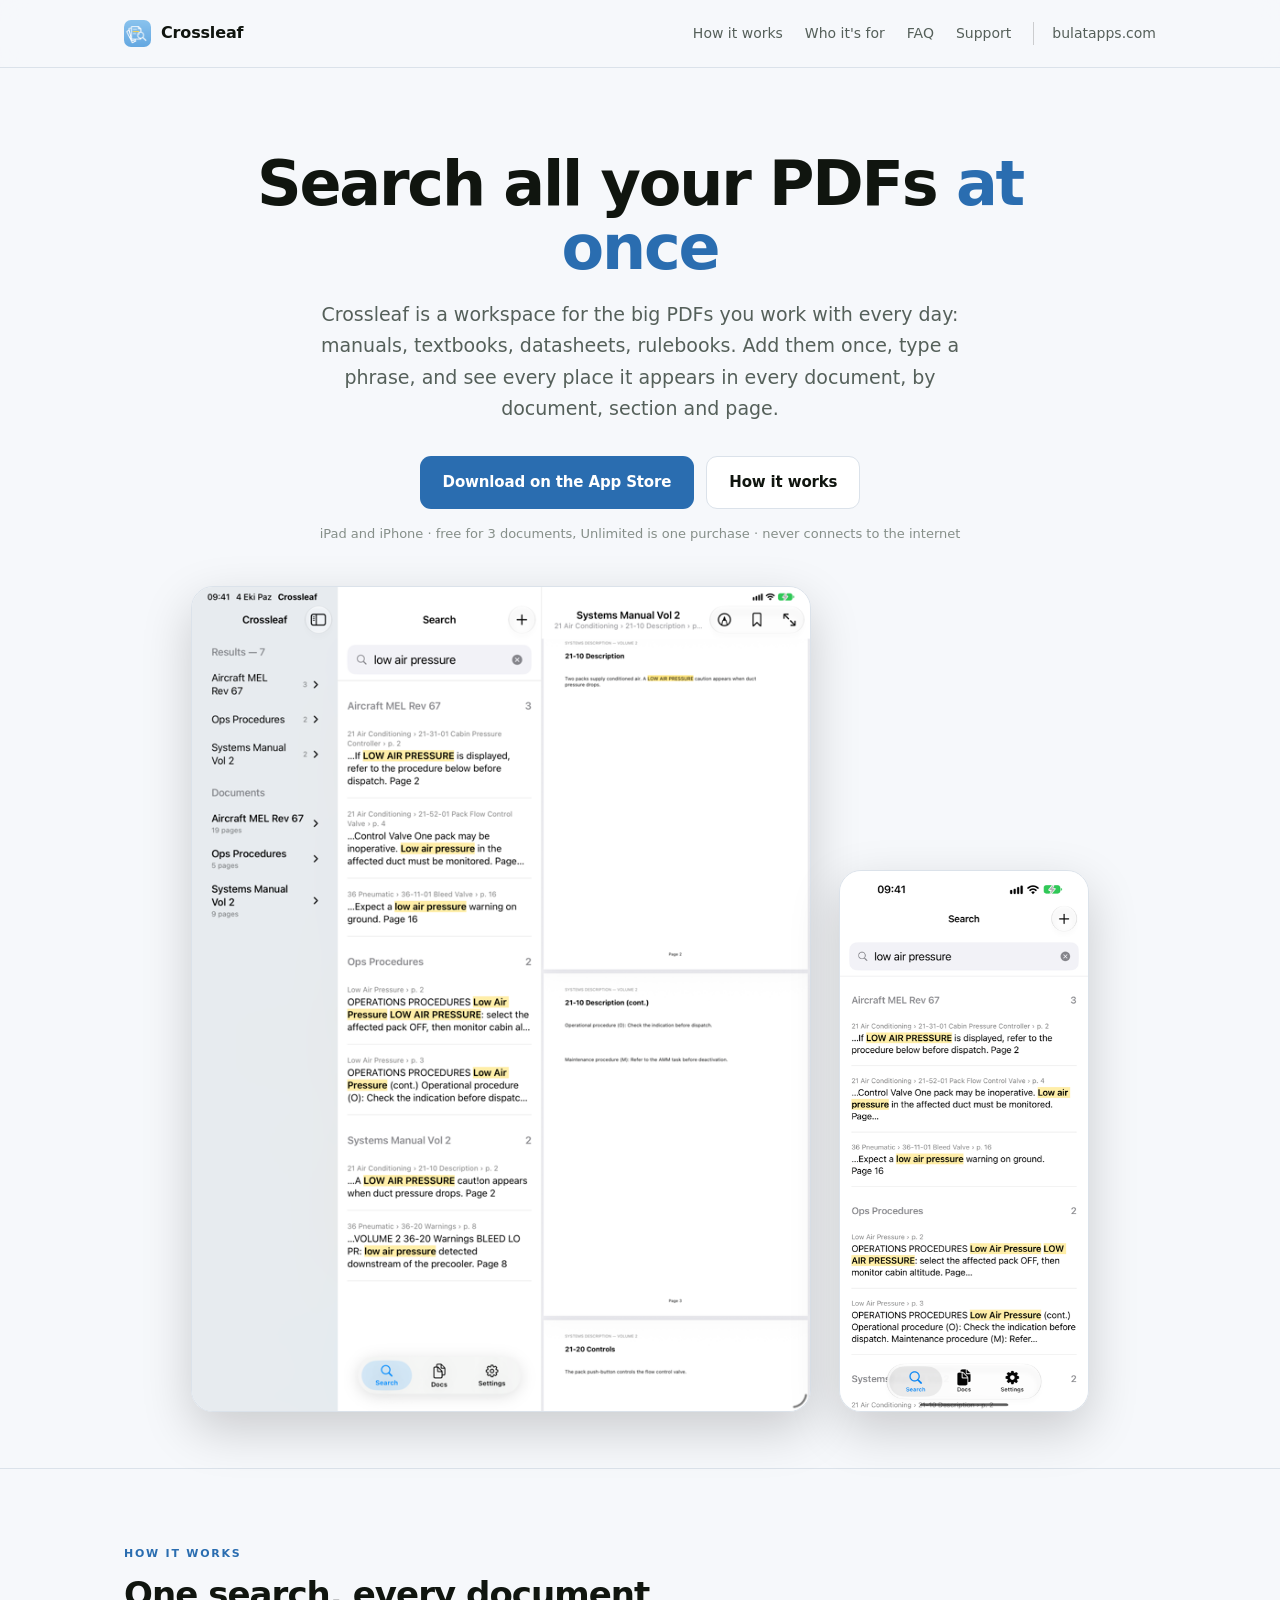
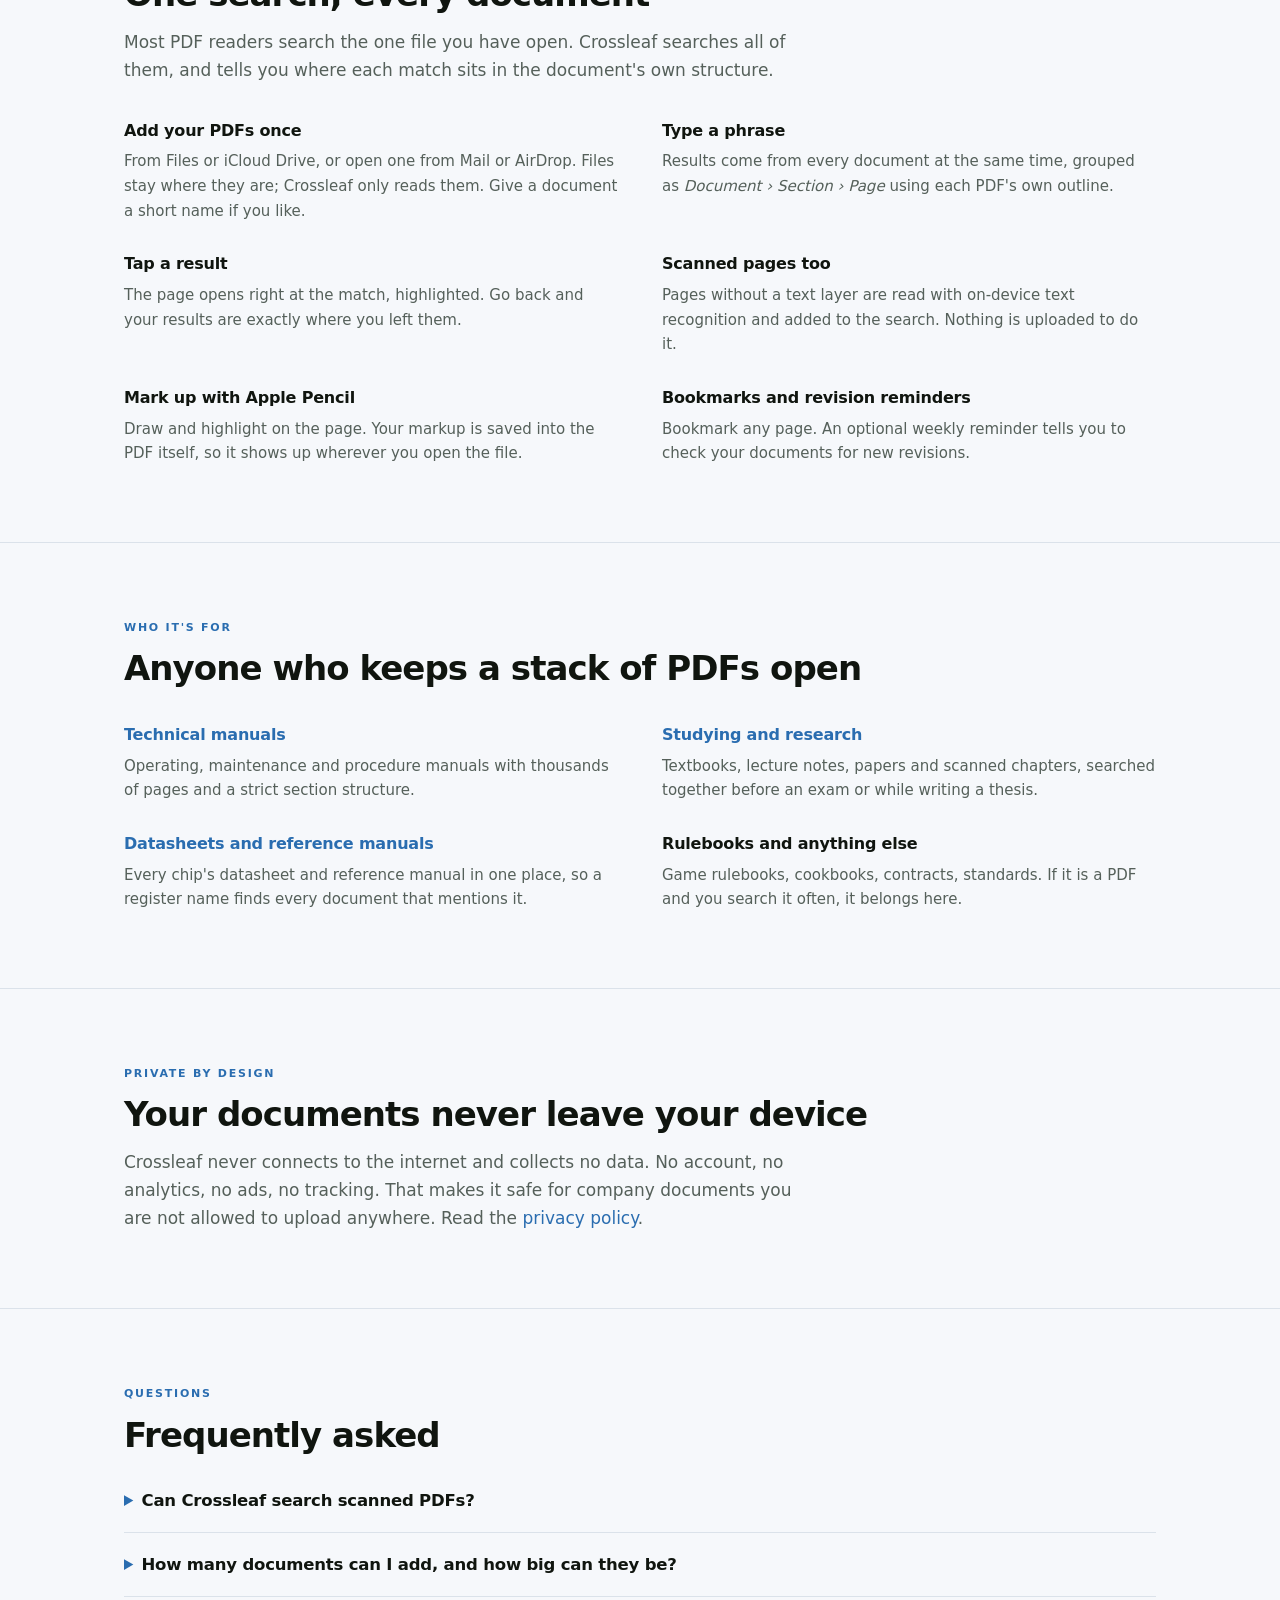
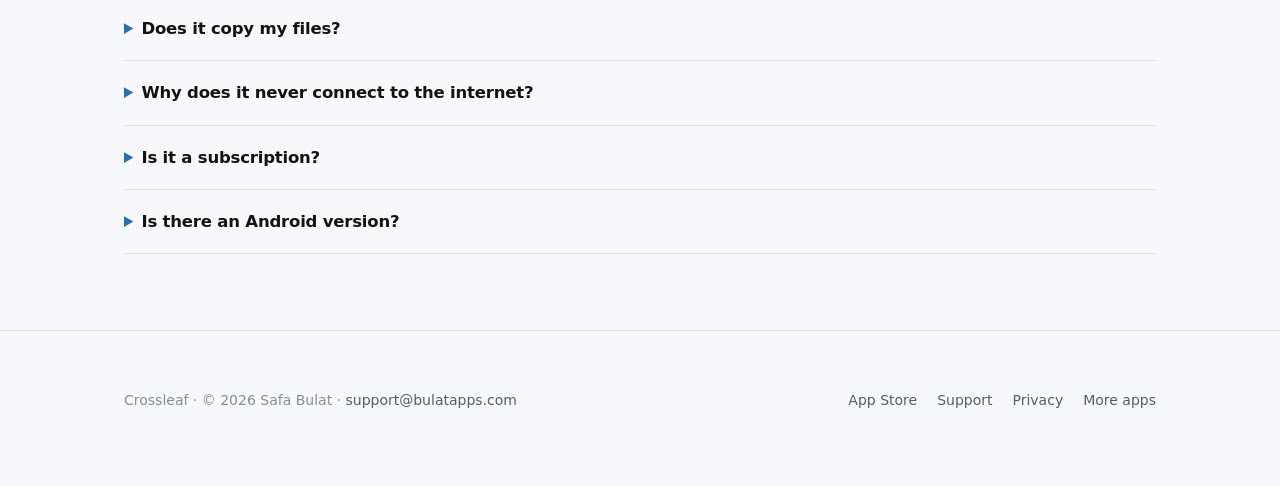
<file: index.html>
<!doctype html>
<html lang="en">
<head>
<meta charset="utf-8">
<meta name="viewport" content="width=device-width, initial-scale=1">
<meta name="darkreader-lock">
<title>Crossleaf — search all your PDFs at once, offline</title>
<meta name="description" content="Search every PDF manual, textbook and datasheet at once on iPad and iPhone. Results by document, section and page. Reads scanned pages too. Fully offline.">
<link rel="canonical" href="https://crossleaf.bulatapps.com/">
<meta name="apple-itunes-app" content="app-id=6819022919">
<meta property="og:type" content="website">
<meta property="og:url" content="https://crossleaf.bulatapps.com/">
<meta property="og:title" content="Crossleaf — search all your PDFs at once">
<meta property="og:description" content="One search across every PDF you work with. Results by document, section and page. Scanned pages too. Never connects to the internet.">
<meta property="og:image" content="https://crossleaf.bulatapps.com/img/og.png">
<meta property="og:image:width" content="1200">
<meta property="og:image:height" content="630">
<meta name="twitter:card" content="summary_large_image">
<link rel="icon" href="img/appicon.png">
<link rel="apple-touch-icon" href="img/appicon.png">
<link rel="stylesheet" href="style.css">
<script type="application/ld+json">
{
  "@context": "https://schema.org",
  "@type": "SoftwareApplication",
  "name": "Crossleaf",
  "applicationCategory": "BusinessApplication",
  "operatingSystem": "iOS 17, iPadOS 17",
  "description": "A workspace for large PDF documents on iPad and iPhone. Searches every document at once and shows each match by document, section and page. Reads scanned pages with on-device text recognition. Never connects to the internet.",
  "url": "https://crossleaf.bulatapps.com/",
  "downloadUrl": "https://apps.apple.com/app/id6819022919?pt=129311175&mt=8",
  "image": "https://crossleaf.bulatapps.com/img/og.png",
  "offers": [{ "@type": "Offer", "price": "0", "priceCurrency": "USD", "description": "Free for up to 3 documents" },
             { "@type": "Offer", "price": "9.99", "priceCurrency": "USD", "description": "Crossleaf Unlimited, one-time in-app purchase" }],
  "author": { "@type": "Person", "name": "Safa Bulat", "url": "https://bulatapps.com/" }
}
</script>
</head>
<body>

<header>
  <div class="wrap">
    <a class="wordmark" href="./"><img src="img/appicon.png" alt="">Crossleaf</a>
    <nav>
      <a href="#how">How it works</a>
      <a href="#for">Who it's for</a>
      <a href="#faq">FAQ</a>
      <a href="support.html">Support</a>
      <a class="hub" href="https://bulatapps.com/">bulatapps.com</a>
    </nav>
  </div>
</header>

<main>
<div class="wrap hero">
  <h1>Search all your PDFs <em>at once</em></h1>
  <p class="lede">
    Crossleaf is a workspace for the big PDFs you work with every day: manuals, textbooks, datasheets, rulebooks.
    Add them once, type a phrase, and see every place it appears in every document, by document, section and page.
  </p>
  <div class="cta">
    <a class="btn btn-primary" href="https://apps.apple.com/app/id6819022919?ct=site-hero&pt=129311175&mt=8">Download on the App Store</a>
    <a class="btn btn-ghost" href="#how">How it works</a>
  </div>
  <p class="cta-note">iPad and iPhone · free for 3 documents, Unlimited is one purchase · never connects to the internet</p>
</div>

<div class="wrap devices">
  <img class="ipad" src="img/ipad.png" width="675" height="900" alt="Crossleaf on iPad: documents and result tree on the left, search results in the middle, the matching page highlighted on the right.">
  <img class="iphone" src="img/iphone.png" width="414" height="900" alt="Crossleaf on iPhone: a search for low air pressure with results grouped by document and section.">
</div>

<section id="how">
  <div class="wrap">
    <p class="eyebrow">How it works</p>
    <h2>One search, every document</h2>
    <p>Most PDF readers search the one file you have open. Crossleaf searches all of them, and tells you where each match sits in the document's own structure.</p>
    <ul class="points">
      <li><h3>Add your PDFs once</h3><p>From Files or iCloud Drive, or open one from Mail or AirDrop. Files stay where they are; Crossleaf only reads them. Give a document a short name if you like.</p></li>
      <li><h3>Type a phrase</h3><p>Results come from every document at the same time, grouped as <em>Document › Section › Page</em> using each PDF's own outline.</p></li>
      <li><h3>Tap a result</h3><p>The page opens right at the match, highlighted. Go back and your results are exactly where you left them.</p></li>
      <li><h3>Scanned pages too</h3><p>Pages without a text layer are read with on-device text recognition and added to the search. Nothing is uploaded to do it.</p></li>
      <li><h3>Mark up with Apple Pencil</h3><p>Draw and highlight on the page. Your markup is saved into the PDF itself, so it shows up wherever you open the file.</p></li>
      <li><h3>Bookmarks and revision reminders</h3><p>Bookmark any page. An optional weekly reminder tells you to check your documents for new revisions.</p></li>
    </ul>
  </div>
</section>

<section id="for">
  <div class="wrap">
    <p class="eyebrow">Who it's for</p>
    <h2>Anyone who keeps a stack of PDFs open</h2>
    <ul class="points">
      <li><h3><a href="manuals.html">Technical manuals</a></h3><p>Operating, maintenance and procedure manuals with thousands of pages and a strict section structure.</p></li>
      <li><h3><a href="study.html">Studying and research</a></h3><p>Textbooks, lecture notes, papers and scanned chapters, searched together before an exam or while writing a thesis.</p></li>
      <li><h3><a href="engineering.html">Datasheets and reference manuals</a></h3><p>Every chip's datasheet and reference manual in one place, so a register name finds every document that mentions it.</p></li>
      <li><h3>Rulebooks and anything else</h3><p>Game rulebooks, cookbooks, contracts, standards. If it is a PDF and you search it often, it belongs here.</p></li>
    </ul>
  </div>
</section>

<section id="private">
  <div class="wrap">
    <p class="eyebrow">Private by design</p>
    <h2>Your documents never leave your device</h2>
    <p>Crossleaf never connects to the internet and collects no data. No account, no analytics, no ads, no tracking. That makes it safe for company documents you are not allowed to upload anywhere. Read the <a href="privacy.html">privacy policy</a>.</p>
  </div>
</section>

<section id="faq">
  <div class="wrap">
    <p class="eyebrow">Questions</p>
    <h2>Frequently asked</h2>
    <details><summary>Can Crossleaf search scanned PDFs?</summary>
      <p>Yes. Pages without a text layer are read with Apple's on-device text recognition after you add the document, then searched like any other page. Long scans take a while the first time; you can search the rest while it works.</p></details>
    <details><summary>How many documents can I add, and how big can they be?</summary>
      <p>There is no set limit. Crossleaf is built for manuals with thousands of pages; the index is stored on your device and searches return in a fraction of a second.</p></details>
    <details><summary>Does it copy my files?</summary>
      <p>No. PDFs you add from Files or iCloud Drive stay where they are. If a file changes there, for example a new revision, Crossleaf notices and indexes it again. Removing a document from Crossleaf never deletes your file.</p></details>
    <details><summary>Why does it never connect to the internet?</summary>
      <p>Because the documents people search most are often the ones they are not allowed to share: company manuals, contracts, unpublished work. An app that makes no network requests at all cannot leak them.</p></details>
    <details><summary>Is it a subscription?</summary>
      <p>No. Crossleaf is free for up to 3 documents. Crossleaf Unlimited removes the limit with a single purchase, and it is yours for good, including future updates. If you bought Crossleaf before version 1.2, Unlimited is already included.</p></details>
    <details><summary>Is there an Android version?</summary>
      <p>It is in testing and will be on Google Play soon, with the same features.</p></details>
  </div>
</section>
</main>

<footer>
  <div class="wrap">
    <p>Crossleaf · © 2026 Safa Bulat · <a href="mailto:support@bulatapps.com">support@bulatapps.com</a></p>
    <nav>
      <a href="https://apps.apple.com/app/id6819022919?ct=site-footer&pt=129311175&mt=8">App Store</a>
      <a href="support.html">Support</a>
      <a href="privacy.html">Privacy</a>
      <a href="https://bulatapps.com/">More apps</a>
    </nav>
  </div>
</footer>

</body>
</html>
</file>
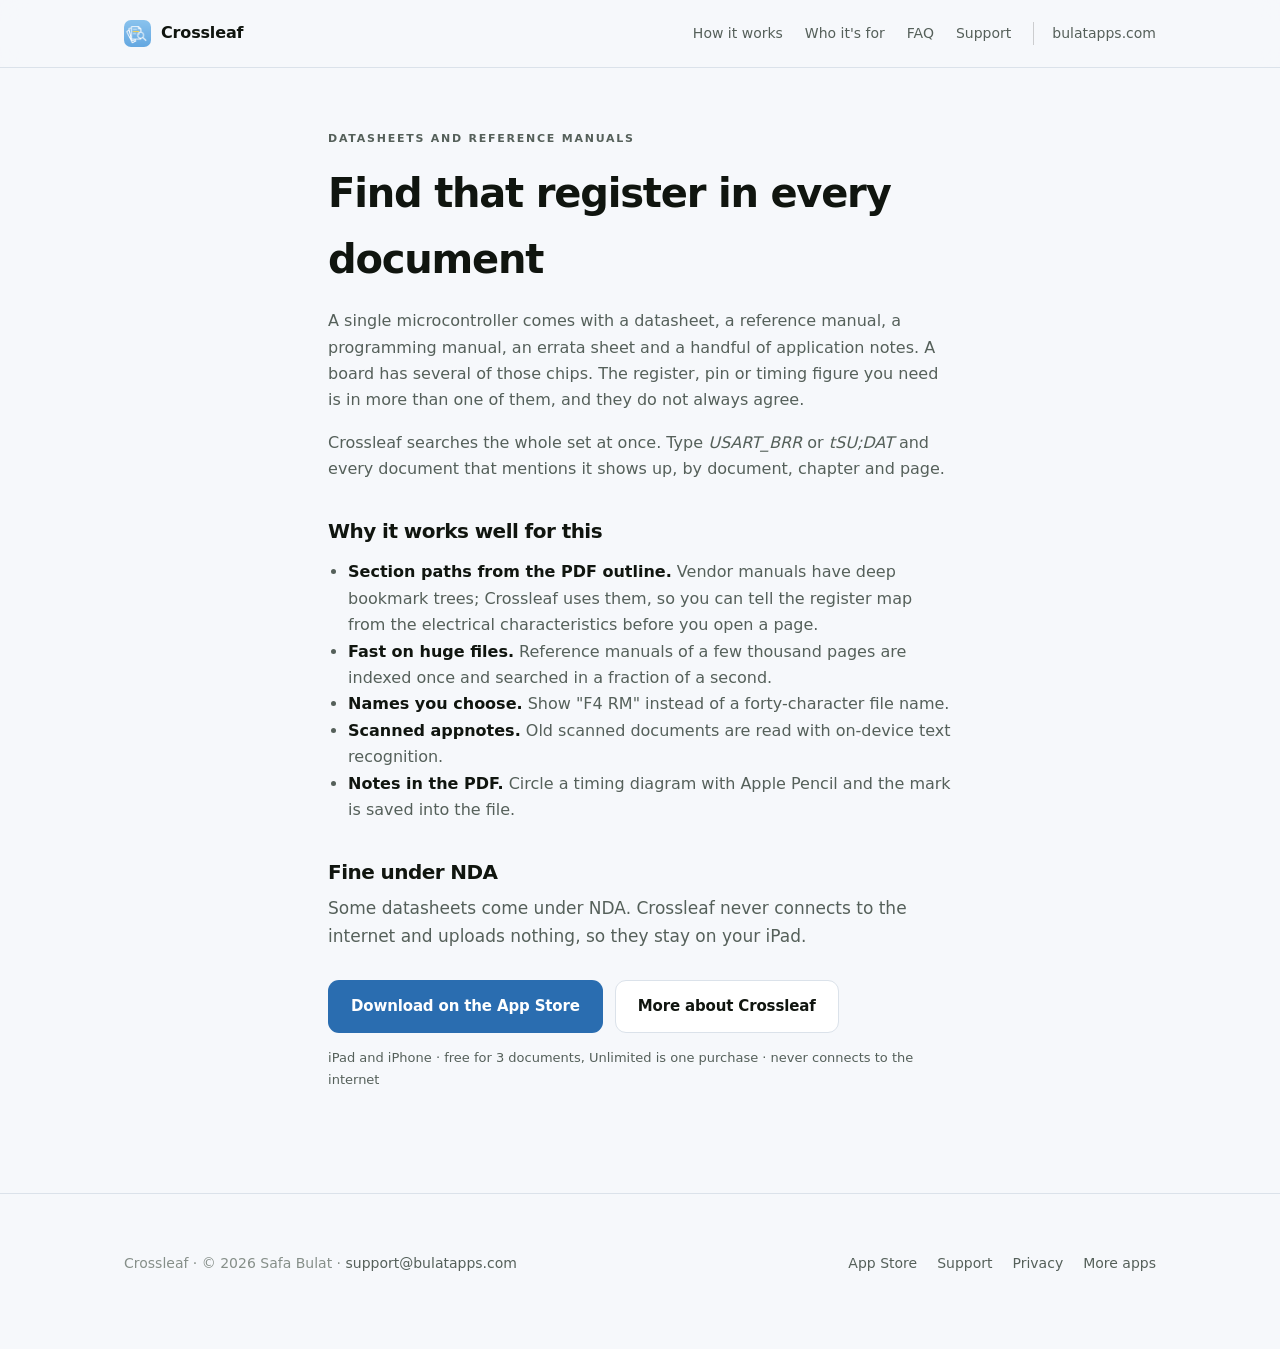
<file: engineering.html>
<!doctype html>
<html lang="en">
<head>
<meta charset="utf-8">
<meta name="viewport" content="width=device-width, initial-scale=1">
<meta name="darkreader-lock">
<title>Search all your datasheets and reference manuals at once — Crossleaf</title>
<meta name="description" content="Search every datasheet, reference manual and errata sheet together on iPad. Find a register or pin name in every document at once. Offline.">
<link rel="canonical" href="https://crossleaf.bulatapps.com/engineering.html">
<meta name="apple-itunes-app" content="app-id=6819022919">
<meta property="og:type" content="article">
<meta property="og:url" content="https://crossleaf.bulatapps.com/engineering.html">
<meta property="og:title" content="Search all your datasheets and reference manuals at once — Crossleaf">
<meta property="og:description" content="Search every datasheet, reference manual and errata sheet together on iPad. Find a register or pin name in every document at once. Offline.">
<meta property="og:image" content="https://crossleaf.bulatapps.com/img/og.png">
<meta name="twitter:card" content="summary_large_image">
<link rel="icon" href="img/appicon.png">
<link rel="stylesheet" href="style.css">
<script type="application/ld+json">
{
  "@context": "https://schema.org",
  "@type": "WebPage",
  "name": "Search all your datasheets and reference manuals at once — Crossleaf",
  "description": "Search every datasheet, reference manual and errata sheet together on iPad. Find a register or pin name in every document at once. Offline.",
  "url": "https://crossleaf.bulatapps.com/engineering.html",
  "about": { "@type": "SoftwareApplication", "name": "Crossleaf", "applicationCategory": "BusinessApplication",
             "operatingSystem": "iOS 17, iPadOS 17", "url": "https://crossleaf.bulatapps.com/",
             "downloadUrl": "https://apps.apple.com/app/id6819022919?pt=129311175&mt=8",
             "offers": { "@type": "Offer", "price": "0", "priceCurrency": "USD" } },
  "author": { "@type": "Person", "name": "Safa Bulat", "url": "https://bulatapps.com/" }
}
</script>
</head>
<body>

<header>
  <div class="wrap">
    <a class="wordmark" href="./"><img src="img/appicon.png" alt="">Crossleaf</a>
    <nav>
      <a href="./#how">How it works</a>
      <a href="./#for">Who it's for</a>
      <a href="./#faq">FAQ</a>
      <a href="support.html">Support</a>
      <a class="hub" href="https://bulatapps.com/">bulatapps.com</a>
    </nav>
  </div>
</header>

<main class="wrap prose">
  <p class="eyebrow">Datasheets and reference manuals</p>
  <h1>Find that register in every document</h1>
  <p>A single microcontroller comes with a datasheet, a reference manual, a programming manual, an errata sheet and a
  handful of application notes. A board has several of those chips. The register, pin or timing figure you need is in
  more than one of them, and they do not always agree.</p>
  <p>Crossleaf searches the whole set at once. Type <em>USART_BRR</em> or <em>tSU;DAT</em> and every document that
  mentions it shows up, by document, chapter and page.</p>

  <h2>Why it works well for this</h2>
  <ul>
    <li><strong>Section paths from the PDF outline.</strong> Vendor manuals have deep bookmark trees; Crossleaf uses them,
    so you can tell the register map from the electrical characteristics before you open a page.</li>
    <li><strong>Fast on huge files.</strong> Reference manuals of a few thousand pages are indexed once and searched in
    a fraction of a second.</li>
    <li><strong>Names you choose.</strong> Show "F4 RM" instead of a forty-character file name.</li>
    <li><strong>Scanned appnotes.</strong> Old scanned documents are read with on-device text recognition.</li>
    <li><strong>Notes in the PDF.</strong> Circle a timing diagram with Apple Pencil and the mark is saved into the file.</li>
  </ul>

  <h2>Fine under NDA</h2>
  <p>Some datasheets come under NDA. Crossleaf never connects to the internet and uploads nothing, so they stay on your iPad.</p>

  <div class="cta">
    <a class="btn btn-primary" href="https://apps.apple.com/app/id6819022919?ct=site-engineering&pt=129311175&mt=8">Download on the App Store</a>
    <a class="btn btn-ghost" href="./">More about Crossleaf</a>
  </div>
  <p class="cta-note">iPad and iPhone · free for 3 documents, Unlimited is one purchase · never connects to the internet</p>
</main>

<footer>
  <div class="wrap">
    <p>Crossleaf · © 2026 Safa Bulat · <a href="mailto:support@bulatapps.com">support@bulatapps.com</a></p>
    <nav>
      <a href="https://apps.apple.com/app/id6819022919?ct=site-footer&pt=129311175&mt=8">App Store</a>
      <a href="support.html">Support</a>
      <a href="privacy.html">Privacy</a>
      <a href="https://bulatapps.com/">More apps</a>
    </nav>
  </div>
</footer>

</body>
</html>
</file>
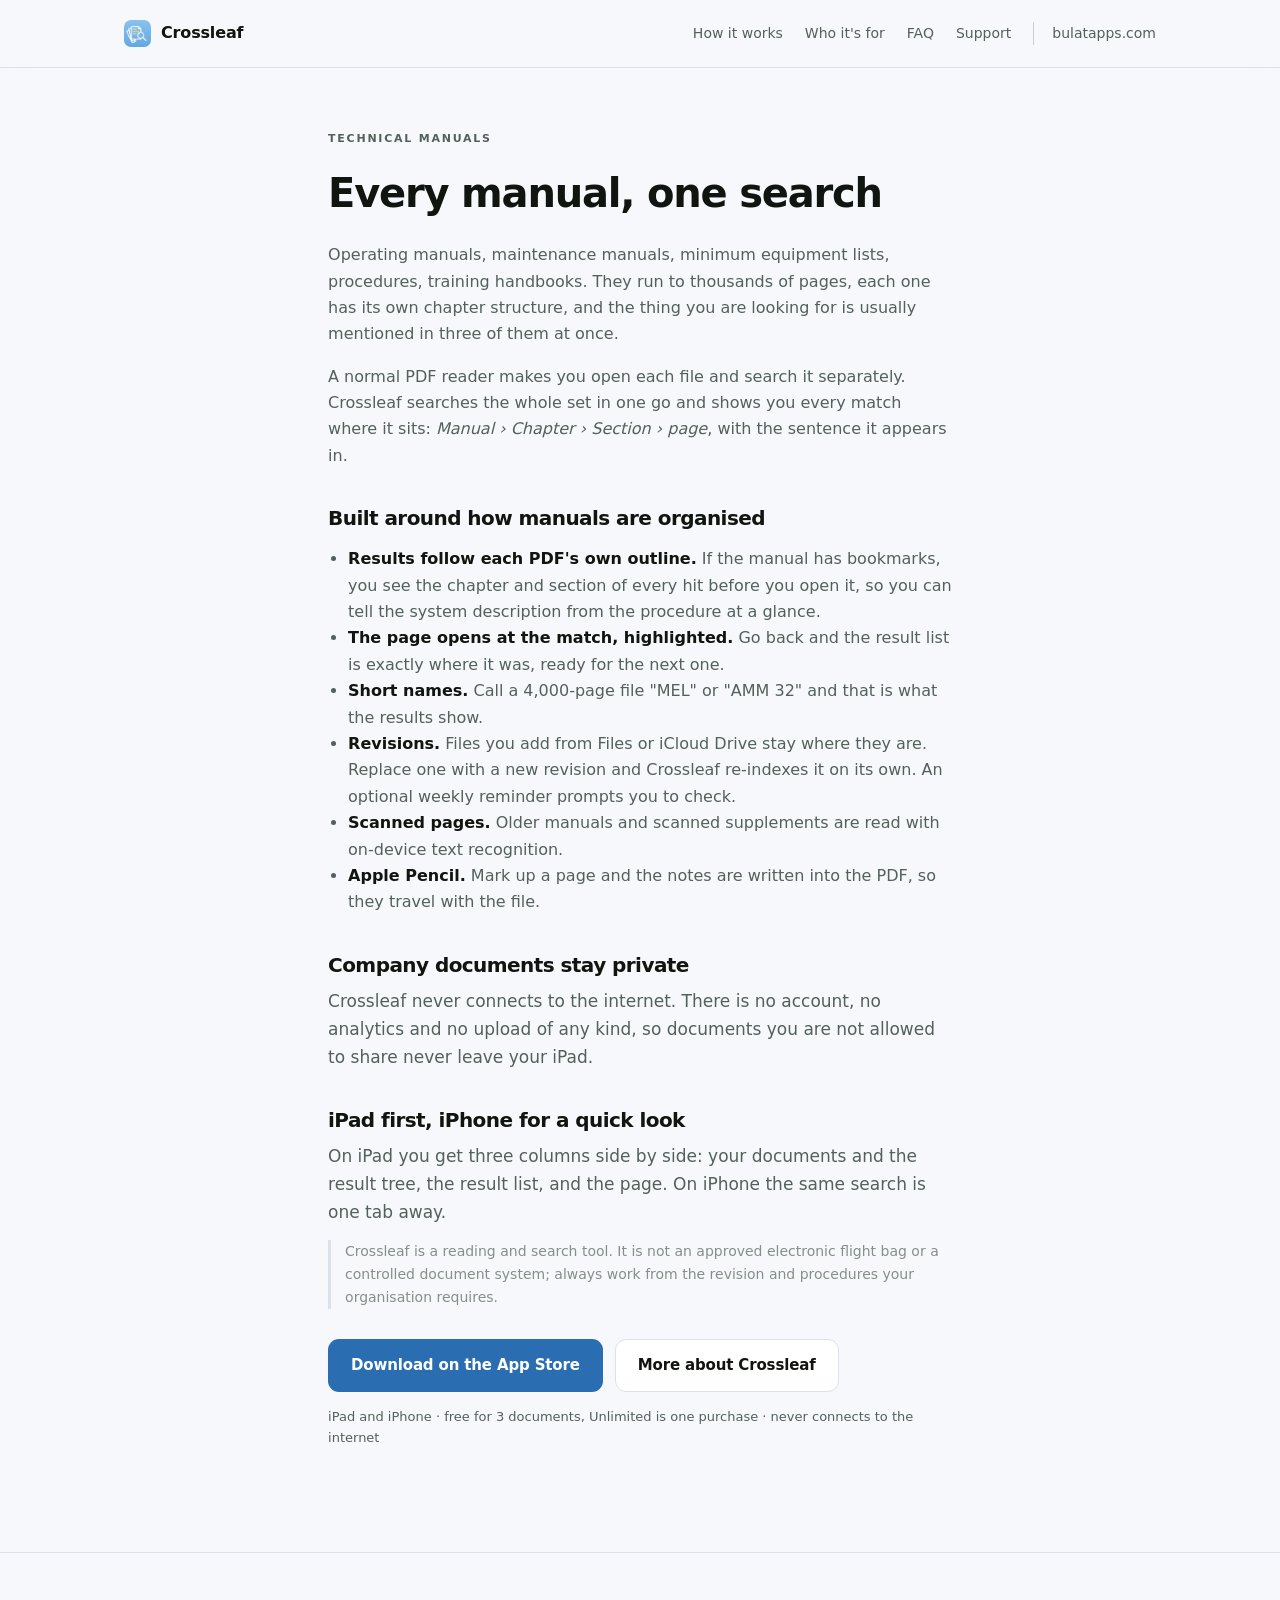
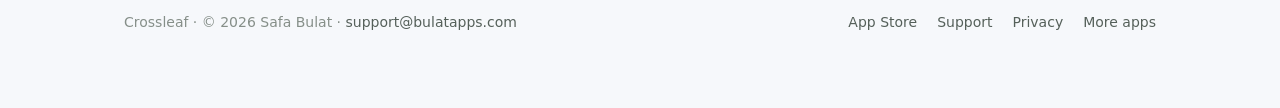
<file: manuals.html>
<!doctype html>
<html lang="en">
<head>
<meta charset="utf-8">
<meta name="viewport" content="width=device-width, initial-scale=1">
<meta name="darkreader-lock">
<title>Search all your technical manuals at once — Crossleaf</title>
<meta name="description" content="Search operating, maintenance and procedure manuals together on iPad. Every match by manual, chapter and page. Offline, nothing uploaded.">
<link rel="canonical" href="https://crossleaf.bulatapps.com/manuals.html">
<meta name="apple-itunes-app" content="app-id=6819022919">
<meta property="og:type" content="article">
<meta property="og:url" content="https://crossleaf.bulatapps.com/manuals.html">
<meta property="og:title" content="Search all your technical manuals at once — Crossleaf">
<meta property="og:description" content="Search operating, maintenance and procedure manuals together on iPad. Every match by manual, chapter and page. Offline, nothing uploaded.">
<meta property="og:image" content="https://crossleaf.bulatapps.com/img/og.png">
<meta name="twitter:card" content="summary_large_image">
<link rel="icon" href="img/appicon.png">
<link rel="stylesheet" href="style.css">
<script type="application/ld+json">
{
  "@context": "https://schema.org",
  "@type": "WebPage",
  "name": "Search all your technical manuals at once — Crossleaf",
  "description": "Search operating, maintenance and procedure manuals together on iPad. Every match by manual, chapter and page. Offline, nothing uploaded.",
  "url": "https://crossleaf.bulatapps.com/manuals.html",
  "about": { "@type": "SoftwareApplication", "name": "Crossleaf", "applicationCategory": "BusinessApplication",
             "operatingSystem": "iOS 17, iPadOS 17", "url": "https://crossleaf.bulatapps.com/",
             "downloadUrl": "https://apps.apple.com/app/id6819022919?pt=129311175&mt=8",
             "offers": { "@type": "Offer", "price": "0", "priceCurrency": "USD" } },
  "author": { "@type": "Person", "name": "Safa Bulat", "url": "https://bulatapps.com/" }
}
</script>
</head>
<body>

<header>
  <div class="wrap">
    <a class="wordmark" href="./"><img src="img/appicon.png" alt="">Crossleaf</a>
    <nav>
      <a href="./#how">How it works</a>
      <a href="./#for">Who it's for</a>
      <a href="./#faq">FAQ</a>
      <a href="support.html">Support</a>
      <a class="hub" href="https://bulatapps.com/">bulatapps.com</a>
    </nav>
  </div>
</header>

<main class="wrap prose">
  <p class="eyebrow">Technical manuals</p>
  <h1>Every manual, one search</h1>
  <p>Operating manuals, maintenance manuals, minimum equipment lists, procedures, training handbooks. They run to
  thousands of pages, each one has its own chapter structure, and the thing you are looking for is usually
  mentioned in three of them at once.</p>
  <p>A normal PDF reader makes you open each file and search it separately. Crossleaf searches the whole set in one go
  and shows you every match where it sits: <em>Manual › Chapter › Section › page</em>, with the sentence it appears in.</p>

  <h2>Built around how manuals are organised</h2>
  <ul>
    <li><strong>Results follow each PDF's own outline.</strong> If the manual has bookmarks, you see the chapter and section
    of every hit before you open it, so you can tell the system description from the procedure at a glance.</li>
    <li><strong>The page opens at the match, highlighted.</strong> Go back and the result list is exactly where it was,
    ready for the next one.</li>
    <li><strong>Short names.</strong> Call a 4,000-page file "MEL" or "AMM 32" and that is what the results show.</li>
    <li><strong>Revisions.</strong> Files you add from Files or iCloud Drive stay where they are. Replace one with a new
    revision and Crossleaf re-indexes it on its own. An optional weekly reminder prompts you to check.</li>
    <li><strong>Scanned pages.</strong> Older manuals and scanned supplements are read with on-device text recognition.</li>
    <li><strong>Apple Pencil.</strong> Mark up a page and the notes are written into the PDF, so they travel with the file.</li>
  </ul>

  <h2>Company documents stay private</h2>
  <p>Crossleaf never connects to the internet. There is no account, no analytics and no upload of any kind, so
  documents you are not allowed to share never leave your iPad.</p>

  <h2>iPad first, iPhone for a quick look</h2>
  <p>On iPad you get three columns side by side: your documents and the result tree, the result list, and the page.
  On iPhone the same search is one tab away.</p>

  <p class="note">Crossleaf is a reading and search tool. It is not an approved electronic flight bag or a controlled
  document system; always work from the revision and procedures your organisation requires.</p>

  <div class="cta">
    <a class="btn btn-primary" href="https://apps.apple.com/app/id6819022919?ct=site-manuals&pt=129311175&mt=8">Download on the App Store</a>
    <a class="btn btn-ghost" href="./">More about Crossleaf</a>
  </div>
  <p class="cta-note">iPad and iPhone · free for 3 documents, Unlimited is one purchase · never connects to the internet</p>
</main>

<footer>
  <div class="wrap">
    <p>Crossleaf · © 2026 Safa Bulat · <a href="mailto:support@bulatapps.com">support@bulatapps.com</a></p>
    <nav>
      <a href="https://apps.apple.com/app/id6819022919?ct=site-footer&pt=129311175&mt=8">App Store</a>
      <a href="support.html">Support</a>
      <a href="privacy.html">Privacy</a>
      <a href="https://bulatapps.com/">More apps</a>
    </nav>
  </div>
</footer>

</body>
</html>
</file>
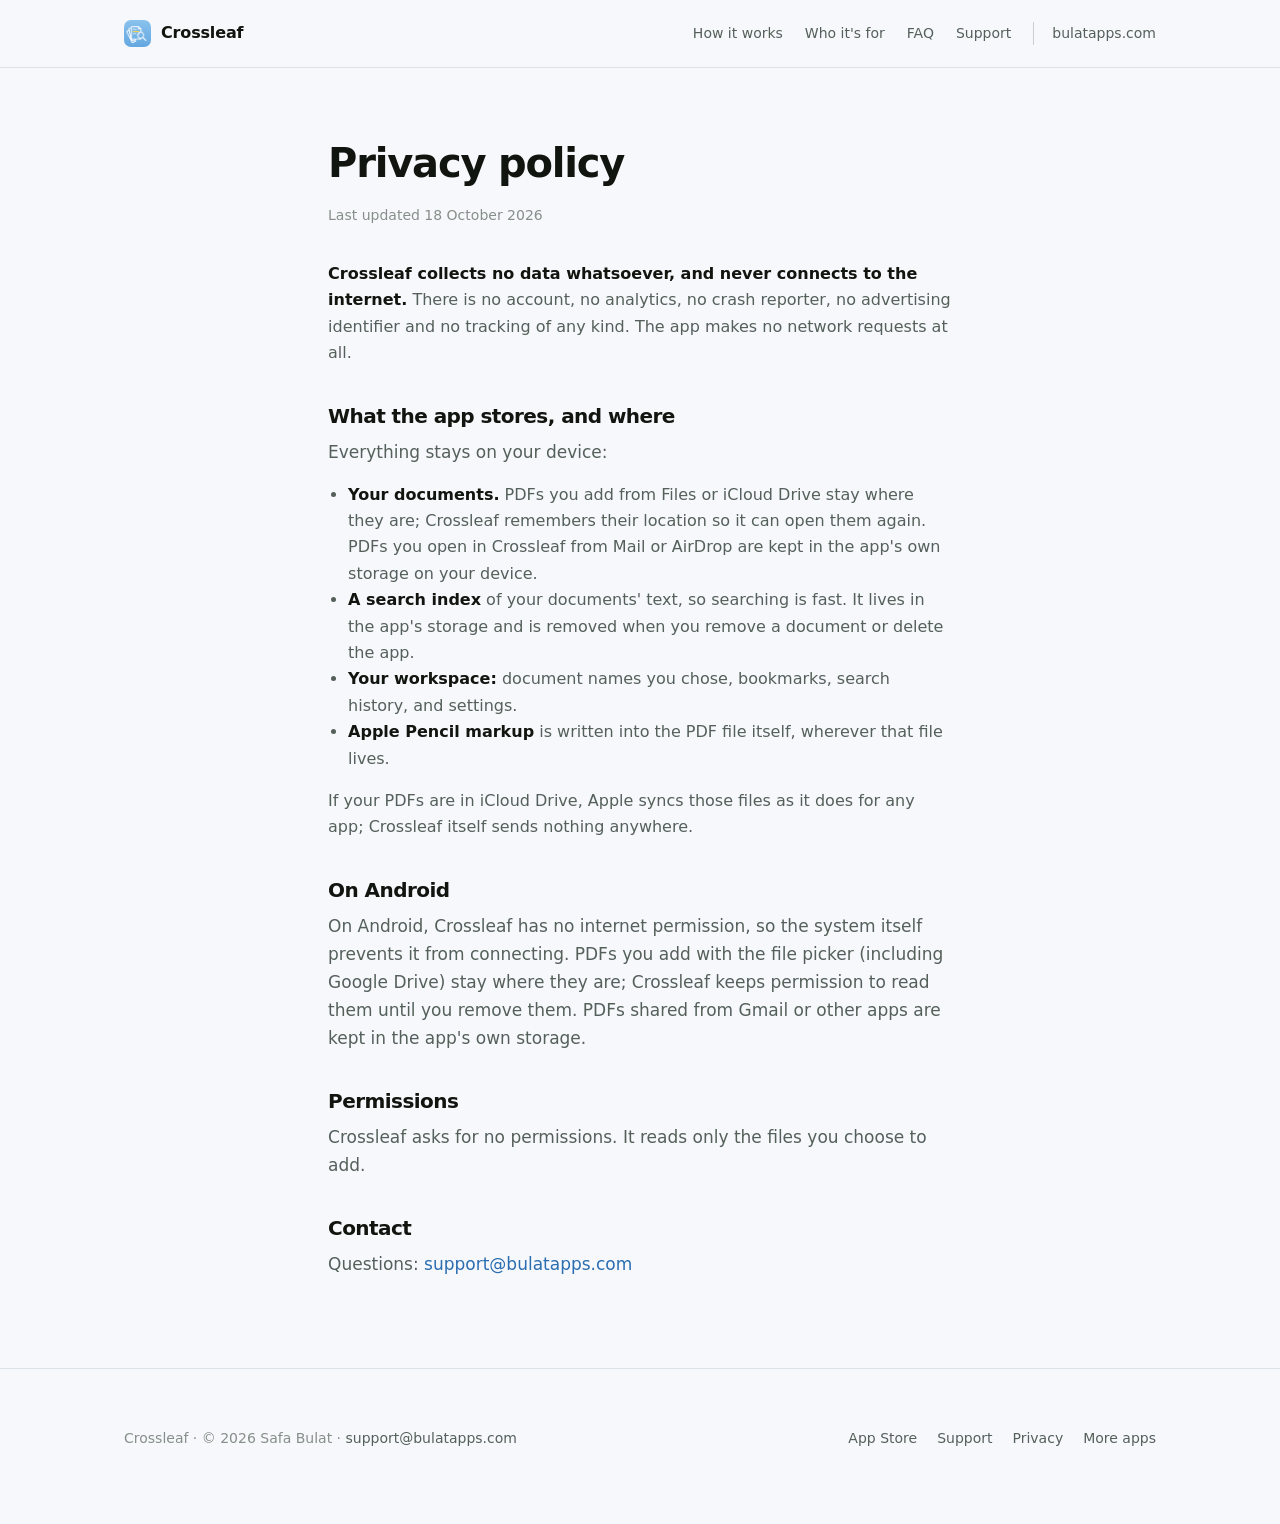
<file: privacy.html>
<!doctype html>
<html lang="en">
<head>
<meta charset="utf-8">
<meta name="viewport" content="width=device-width, initial-scale=1">
<meta name="darkreader-lock">
<title>Privacy — Crossleaf</title>
<meta name="description" content="Crossleaf never connects to the internet and collects no data.">
<link rel="canonical" href="https://crossleaf.bulatapps.com/privacy.html">
<meta name="apple-itunes-app" content="app-id=6819022919">
<meta property="og:type" content="article">
<meta property="og:url" content="https://crossleaf.bulatapps.com/privacy.html">
<meta property="og:title" content="Privacy — Crossleaf">
<meta property="og:description" content="Crossleaf never connects to the internet and collects no data.">
<meta property="og:image" content="https://crossleaf.bulatapps.com/img/og.png">
<meta name="twitter:card" content="summary_large_image">
<link rel="icon" href="img/appicon.png">
<link rel="stylesheet" href="style.css">
</head>
<body>

<header>
  <div class="wrap">
    <a class="wordmark" href="./"><img src="img/appicon.png" alt="">Crossleaf</a>
    <nav>
      <a href="./#how">How it works</a>
      <a href="./#for">Who it's for</a>
      <a href="./#faq">FAQ</a>
      <a href="support.html">Support</a>
      <a class="hub" href="https://bulatapps.com/">bulatapps.com</a>
    </nav>
  </div>
</header>

<main class="wrap prose">
  <h1>Privacy policy</h1>
  <p class="updated">Last updated 18 October 2026</p>

  <p><strong>Crossleaf collects no data whatsoever, and never connects to the internet.</strong> There is no account,
  no analytics, no crash reporter, no advertising identifier and no tracking of any kind. The app makes no network
  requests at all.</p>

  <h2>What the app stores, and where</h2>
  <p>Everything stays on your device:</p>
  <ul>
    <li><strong>Your documents.</strong> PDFs you add from Files or iCloud Drive stay where they are; Crossleaf remembers
    their location so it can open them again. PDFs you open in Crossleaf from Mail or AirDrop are kept in the app's own
    storage on your device.</li>
    <li><strong>A search index</strong> of your documents' text, so searching is fast. It lives in the app's storage and is
    removed when you remove a document or delete the app.</li>
    <li><strong>Your workspace:</strong> document names you chose, bookmarks, search history, and settings.</li>
    <li><strong>Apple Pencil markup</strong> is written into the PDF file itself, wherever that file lives.</li>
  </ul>
  <p>If your PDFs are in iCloud Drive, Apple syncs those files as it does for any app; Crossleaf itself sends nothing anywhere.</p>

  <h2>On Android</h2>
  <p>On Android, Crossleaf has no internet permission, so the system itself prevents it from connecting. PDFs you add with the
  file picker (including Google Drive) stay where they are; Crossleaf keeps permission to read them until you remove them.
  PDFs shared from Gmail or other apps are kept in the app's own storage.</p>

  <h2>Permissions</h2>
  <p>Crossleaf asks for no permissions. It reads only the files you choose to add.</p>

  <h2>Contact</h2>
  <p>Questions: <a href="mailto:support@bulatapps.com">support@bulatapps.com</a></p>
</main>

<footer>
  <div class="wrap">
    <p>Crossleaf · © 2026 Safa Bulat · <a href="mailto:support@bulatapps.com">support@bulatapps.com</a></p>
    <nav>
      <a href="https://apps.apple.com/app/id6819022919?ct=site-footer&pt=129311175&mt=8">App Store</a>
      <a href="support.html">Support</a>
      <a href="privacy.html">Privacy</a>
      <a href="https://bulatapps.com/">More apps</a>
    </nav>
  </div>
</footer>

</body>
</html>
</file>
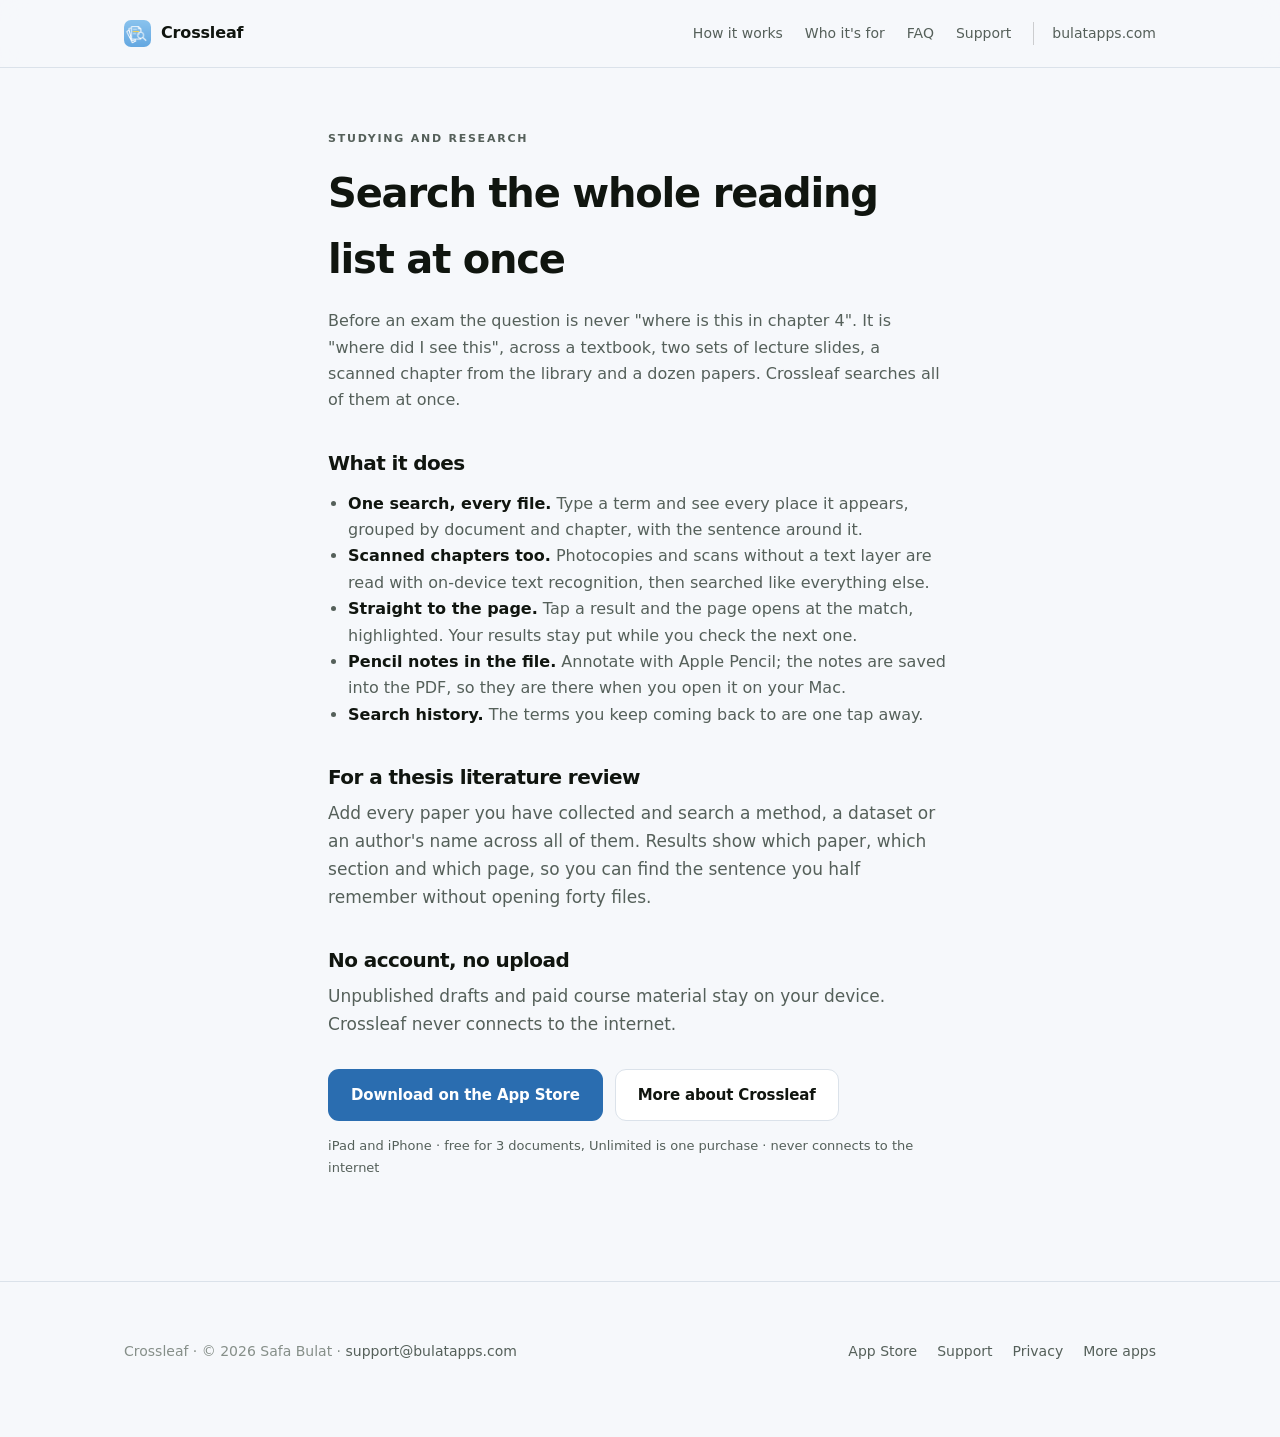
<file: study.html>
<!doctype html>
<html lang="en">
<head>
<meta charset="utf-8">
<meta name="viewport" content="width=device-width, initial-scale=1">
<meta name="darkreader-lock">
<title>Search all your textbooks, notes and papers at once — Crossleaf</title>
<meta name="description" content="Search every textbook, lecture PDF and paper together on iPad and iPhone, scanned chapters included. Results by book, chapter and page. Offline.">
<link rel="canonical" href="https://crossleaf.bulatapps.com/study.html">
<meta name="apple-itunes-app" content="app-id=6819022919">
<meta property="og:type" content="article">
<meta property="og:url" content="https://crossleaf.bulatapps.com/study.html">
<meta property="og:title" content="Search all your textbooks, notes and papers at once — Crossleaf">
<meta property="og:description" content="Search every textbook, lecture PDF and paper together on iPad and iPhone, scanned chapters included. Results by book, chapter and page. Offline.">
<meta property="og:image" content="https://crossleaf.bulatapps.com/img/og.png">
<meta name="twitter:card" content="summary_large_image">
<link rel="icon" href="img/appicon.png">
<link rel="stylesheet" href="style.css">
<script type="application/ld+json">
{
  "@context": "https://schema.org",
  "@type": "WebPage",
  "name": "Search all your textbooks, notes and papers at once — Crossleaf",
  "description": "Search every textbook, lecture PDF and paper together on iPad and iPhone, scanned chapters included. Results by book, chapter and page. Offline.",
  "url": "https://crossleaf.bulatapps.com/study.html",
  "about": { "@type": "SoftwareApplication", "name": "Crossleaf", "applicationCategory": "BusinessApplication",
             "operatingSystem": "iOS 17, iPadOS 17", "url": "https://crossleaf.bulatapps.com/",
             "downloadUrl": "https://apps.apple.com/app/id6819022919?pt=129311175&mt=8",
             "offers": { "@type": "Offer", "price": "0", "priceCurrency": "USD" } },
  "author": { "@type": "Person", "name": "Safa Bulat", "url": "https://bulatapps.com/" }
}
</script>
</head>
<body>

<header>
  <div class="wrap">
    <a class="wordmark" href="./"><img src="img/appicon.png" alt="">Crossleaf</a>
    <nav>
      <a href="./#how">How it works</a>
      <a href="./#for">Who it's for</a>
      <a href="./#faq">FAQ</a>
      <a href="support.html">Support</a>
      <a class="hub" href="https://bulatapps.com/">bulatapps.com</a>
    </nav>
  </div>
</header>

<main class="wrap prose">
  <p class="eyebrow">Studying and research</p>
  <h1>Search the whole reading list at once</h1>
  <p>Before an exam the question is never "where is this in chapter 4". It is "where did I see this", across a textbook,
  two sets of lecture slides, a scanned chapter from the library and a dozen papers. Crossleaf searches all of them at once.</p>

  <h2>What it does</h2>
  <ul>
    <li><strong>One search, every file.</strong> Type a term and see every place it appears, grouped by document and
    chapter, with the sentence around it.</li>
    <li><strong>Scanned chapters too.</strong> Photocopies and scans without a text layer are read with on-device text
    recognition, then searched like everything else.</li>
    <li><strong>Straight to the page.</strong> Tap a result and the page opens at the match, highlighted. Your results
    stay put while you check the next one.</li>
    <li><strong>Pencil notes in the file.</strong> Annotate with Apple Pencil; the notes are saved into the PDF, so they
    are there when you open it on your Mac.</li>
    <li><strong>Search history.</strong> The terms you keep coming back to are one tap away.</li>
  </ul>

  <h2>For a thesis literature review</h2>
  <p>Add every paper you have collected and search a method, a dataset or an author's name across all of them. Results
  show which paper, which section and which page, so you can find the sentence you half remember without opening forty
  files.</p>

  <h2>No account, no upload</h2>
  <p>Unpublished drafts and paid course material stay on your device. Crossleaf never connects to the internet.</p>

  <div class="cta">
    <a class="btn btn-primary" href="https://apps.apple.com/app/id6819022919?ct=site-study&pt=129311175&mt=8">Download on the App Store</a>
    <a class="btn btn-ghost" href="./">More about Crossleaf</a>
  </div>
  <p class="cta-note">iPad and iPhone · free for 3 documents, Unlimited is one purchase · never connects to the internet</p>
</main>

<footer>
  <div class="wrap">
    <p>Crossleaf · © 2026 Safa Bulat · <a href="mailto:support@bulatapps.com">support@bulatapps.com</a></p>
    <nav>
      <a href="https://apps.apple.com/app/id6819022919?ct=site-footer&pt=129311175&mt=8">App Store</a>
      <a href="support.html">Support</a>
      <a href="privacy.html">Privacy</a>
      <a href="https://bulatapps.com/">More apps</a>
    </nav>
  </div>
</footer>

</body>
</html>
</file>
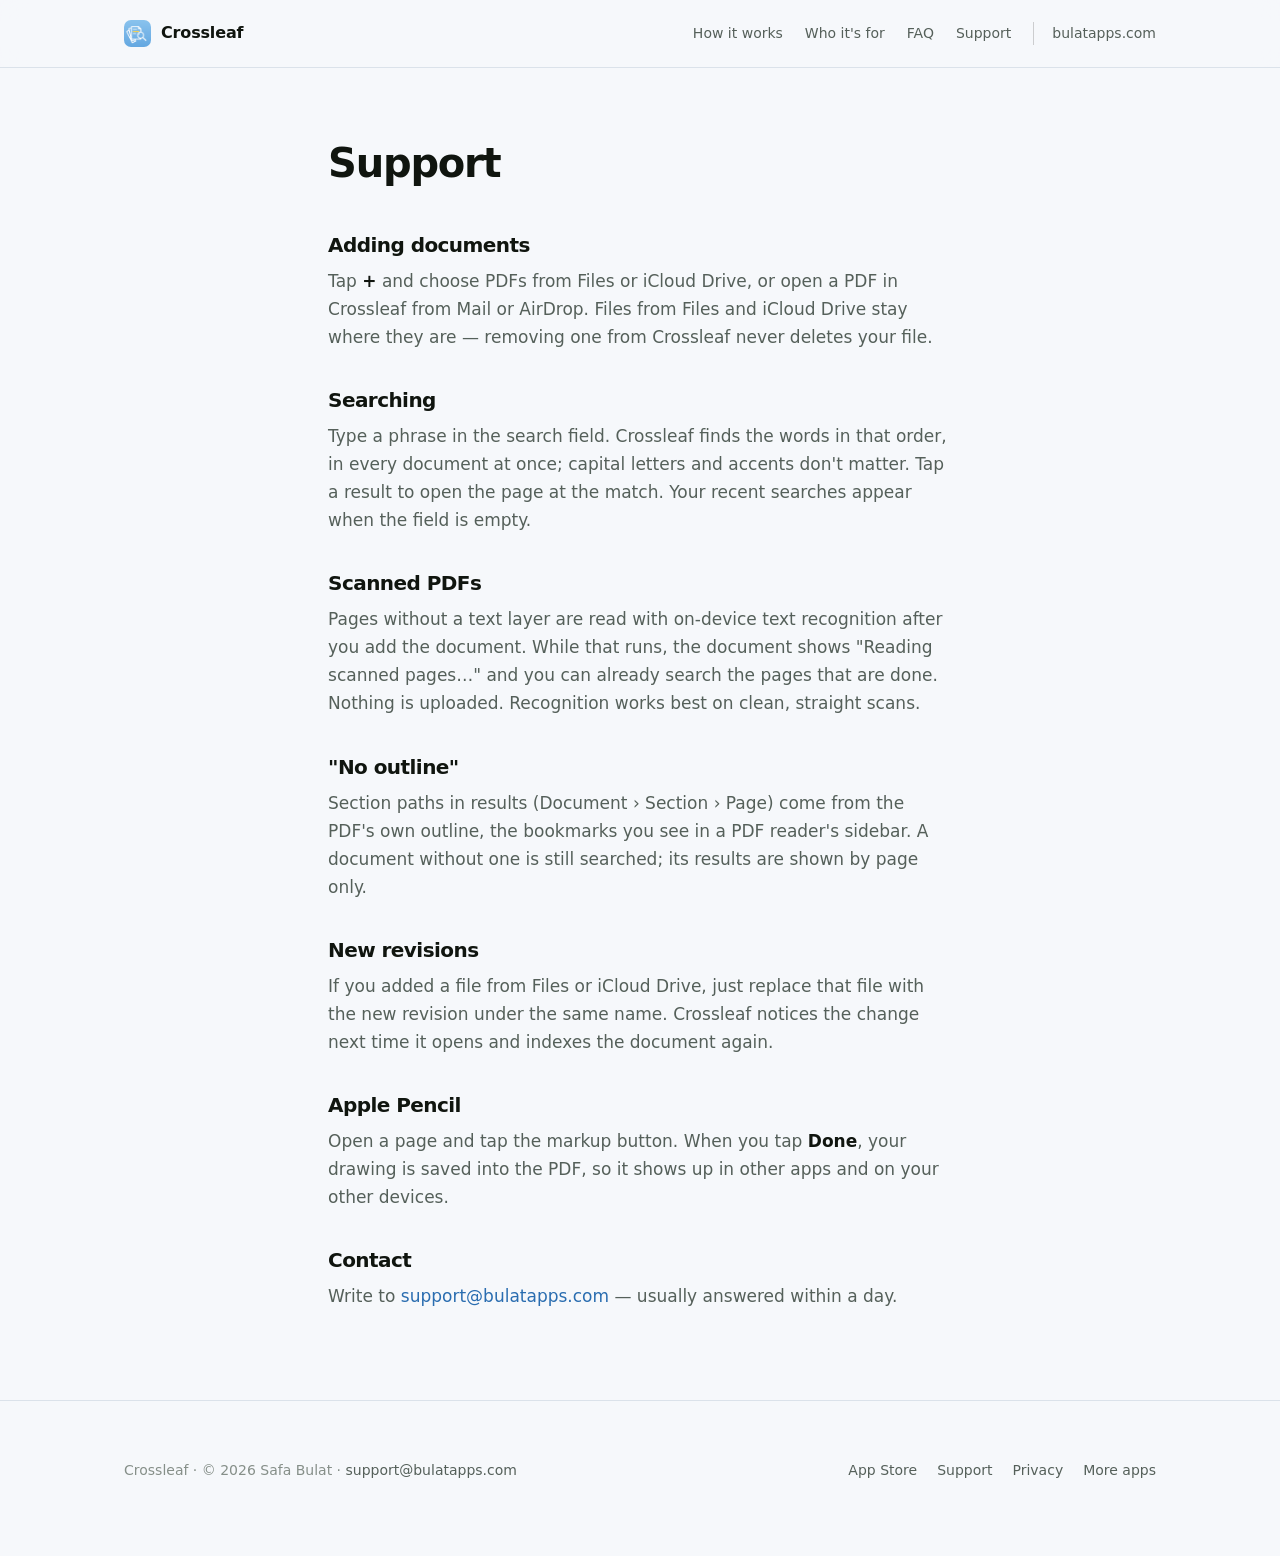
<file: support.html>
<!doctype html>
<html lang="en">
<head>
<meta charset="utf-8">
<meta name="viewport" content="width=device-width, initial-scale=1">
<meta name="darkreader-lock">
<title>Support — Crossleaf</title>
<meta name="description" content="Help with Crossleaf: adding documents, searching, scanned PDFs, revisions, Apple Pencil markup and contact.">
<link rel="canonical" href="https://crossleaf.bulatapps.com/support.html">
<meta name="apple-itunes-app" content="app-id=6819022919">
<meta property="og:type" content="article">
<meta property="og:url" content="https://crossleaf.bulatapps.com/support.html">
<meta property="og:title" content="Support — Crossleaf">
<meta property="og:description" content="Help with Crossleaf: adding documents, searching, scanned PDFs, revisions, Apple Pencil markup and contact.">
<meta property="og:image" content="https://crossleaf.bulatapps.com/img/og.png">
<meta name="twitter:card" content="summary_large_image">
<link rel="icon" href="img/appicon.png">
<link rel="stylesheet" href="style.css">
</head>
<body>

<header>
  <div class="wrap">
    <a class="wordmark" href="./"><img src="img/appicon.png" alt="">Crossleaf</a>
    <nav>
      <a href="./#how">How it works</a>
      <a href="./#for">Who it's for</a>
      <a href="./#faq">FAQ</a>
      <a href="support.html">Support</a>
      <a class="hub" href="https://bulatapps.com/">bulatapps.com</a>
    </nav>
  </div>
</header>

<main class="wrap prose">
  <h1>Support</h1>

  <h2>Adding documents</h2>
  <p>Tap <strong>+</strong> and choose PDFs from Files or iCloud Drive, or open a PDF in Crossleaf from Mail or AirDrop.
  Files from Files and iCloud Drive stay where they are — removing one from Crossleaf never deletes your file.</p>

  <h2>Searching</h2>
  <p>Type a phrase in the search field. Crossleaf finds the words in that order, in every document at once; capital
  letters and accents don't matter. Tap a result to open the page at the match. Your recent searches appear when the
  field is empty.</p>

  <h2>Scanned PDFs</h2>
  <p>Pages without a text layer are read with on-device text recognition after you add the document. While that runs,
  the document shows "Reading scanned pages…" and you can already search the pages that are done. Nothing is uploaded.
  Recognition works best on clean, straight scans.</p>

  <h2>"No outline"</h2>
  <p>Section paths in results (Document › Section › Page) come from the PDF's own outline, the bookmarks you see in a
  PDF reader's sidebar. A document without one is still searched; its results are shown by page only.</p>

  <h2>New revisions</h2>
  <p>If you added a file from Files or iCloud Drive, just replace that file with the new revision under the same name.
  Crossleaf notices the change next time it opens and indexes the document again.</p>

  <h2>Apple Pencil</h2>
  <p>Open a page and tap the markup button. When you tap <strong>Done</strong>, your drawing is saved into the PDF, so it
  shows up in other apps and on your other devices.</p>

  <h2>Contact</h2>
  <p>Write to <a href="mailto:support@bulatapps.com">support@bulatapps.com</a> — usually answered within a day.</p>
</main>

<footer>
  <div class="wrap">
    <p>Crossleaf · © 2026 Safa Bulat · <a href="mailto:support@bulatapps.com">support@bulatapps.com</a></p>
    <nav>
      <a href="https://apps.apple.com/app/id6819022919?ct=site-footer&pt=129311175&mt=8">App Store</a>
      <a href="support.html">Support</a>
      <a href="privacy.html">Privacy</a>
      <a href="https://bulatapps.com/">More apps</a>
    </nav>
  </div>
</footer>

</body>
</html>
</file>
<file: style.css>
/* Crossleaf — landing page (Kick Kick'in iskeletinden).
   Brand: pitch green + chalk white, the same two colours as the app icon. Dark first, light supported;
   both are real designs, not one inverted. No framework, no build step, no external requests at all —
   the whole site is three HTML files, this stylesheet and six images, so it drops on any host and works
   straight off a disk. */

:root {
    --pitch:      #4f94d6;
    --pitch-dim:  #3b78b5;
    --bg:         #0f1318;
    --bg-raise:   #171c23;
    --bg-sink:    #0a0d11;
    --line:       #252c36;
    --ink:        #eef2ef;
    --ink-soft:   #9aa39d;
    --ink-faint:  #676f6a;
    --radius:     14px;
    --page:       1080px;
}

@media (prefers-color-scheme: light) {
    :root {
        --bg:        #f6f8fb;
        --bg-raise:  #ffffff;
        --bg-sink:   #e9eef4;
        --line:      #dbe2ea;
        --ink:       #10150f;
        --ink-soft:  #55605a;
        --ink-faint: #868f89;
        --pitch:     #2a6db0;
        --pitch-dim: #1f5a94;
    }
}

* { box-sizing: border-box; }
html { -webkit-text-size-adjust: 100%; }

body {
    margin: 0;
    background: var(--bg);
    color: var(--ink);
    font: 16px/1.65 -apple-system, BlinkMacSystemFont, "Segoe UI", Inter, system-ui, sans-serif;
    -webkit-font-smoothing: antialiased;
}

a { color: var(--pitch); text-decoration: none; }
a:hover { text-decoration: underline; }

.wrap { max-width: var(--page); margin: 0 auto; padding: 0 24px; }

/* ── header ─────────────────────────────────────────────────────────────── */
header {
    padding: 20px 0;
    border-bottom: 1px solid var(--line);
    position: sticky; top: 0;
    background: color-mix(in srgb, var(--bg) 88%, transparent);
    backdrop-filter: saturate(160%) blur(12px);
    z-index: 10;
}
header .wrap { display: flex; align-items: center; gap: 12px; }
.wordmark { display: flex; align-items: center; gap: 10px; font-weight: 650; letter-spacing: -0.01em; color: var(--ink); }
.wordmark:hover { text-decoration: none; }
.wordmark img { width: 27px; height: 27px; border-radius: 7px; flex: none; }
header nav { margin-left: auto; display: flex; gap: 22px; font-size: 14px; }
header nav a { color: var(--ink-soft); }
header nav a:hover { color: var(--ink); text-decoration: none; }

/* ── hero ───────────────────────────────────────────────────────────────── */
.hero { padding: 84px 0 20px; text-align: center; }
.hero h1 {
    margin: 0 auto 18px;
    max-width: 18ch;
    font-size: clamp(34px, 6.4vw, 62px);
    line-height: 1.04;
    letter-spacing: -0.035em;
    font-weight: 700;
}
.hero h1 em { font-style: normal; color: var(--pitch); }
.lede { margin: 0 auto; max-width: 55ch; font-size: clamp(16px, 2.1vw, 19px); color: var(--ink-soft); }

.cta { margin-top: 32px; display: flex; gap: 12px; justify-content: center; flex-wrap: wrap; }
.btn {
    display: inline-flex; align-items: center; gap: 9px;
    padding: 13px 22px; border-radius: 11px;
    font-size: 15px; font-weight: 600; letter-spacing: -0.01em;
    border: 1px solid transparent;
}
.btn-primary { background: var(--pitch); color: #06170e; }
.btn-primary:hover { background: var(--pitch-dim); text-decoration: none; }
.btn-ghost { border-color: var(--line); color: var(--ink); background: var(--bg-raise); }
.btn-ghost:hover { border-color: var(--ink-faint); text-decoration: none; }

/* Not-yet-shipping state. Dimming the whole button was unreadable — this keeps full contrast and says
   what it means instead. */
.btn-soon {
    background: color-mix(in srgb, var(--pitch) 14%, transparent);
    border-color: color-mix(in srgb, var(--pitch) 45%, transparent);
    color: var(--pitch);
    pointer-events: none;
}
.btn-soon::before {
    content: ""; width: 7px; height: 7px; border-radius: 50%;
    background: var(--pitch); flex: none;
}
.cta-note { margin-top: 14px; font-size: 13px; color: var(--ink-faint); }

/* The shot is the whole screen, because the whole screen is the game. */
.stage { margin: 46px auto 0; max-width: 1000px; }
.shot {
    width: 100%; height: auto; display: block;
    border-radius: var(--radius);
    border: 1px solid var(--line);
    box-shadow: 0 24px 50px -20px rgba(0,0,0,.55);
}
.stage figcaption { margin-top: 20px; font-size: 13px; color: var(--ink-faint); }
figure { margin: 0; }

/* ── the machine ────────────────────────────────────────────────────────── */
/* A MacBook drawn in CSS rather than shipped as an image. These screenshots are of a whole desktop,
   and a whole desktop floating in a plain rectangle reads as a wallpaper until there is a laptop
   around it. Drawing it keeps the page's no-external-requests rule, costs no bytes, scales with the
   image and needs no second asset for dark mode. The two dimensions that matter are set as custom
   properties so the same markup works at hero size and at half width. */
.mac { margin: 0 auto; --bezel: 13px; --radius-lid: 17px; }
.mac-lid {
    background: linear-gradient(#4a4b4f, #232427 42%, #1b1c1f);
    padding: var(--bezel);
    padding-bottom: calc(var(--bezel) * 1.45);
    border-radius: var(--radius-lid) var(--radius-lid) 5px 5px;
    box-shadow: 0 28px 56px -26px rgba(0,0,0,.62), inset 0 0 0 1px rgba(255,255,255,.10);
}
.mac-lid .shot { border: 0; box-shadow: none; border-radius: 3px; }
/* The base is a little wider than the lid, which is most of what makes the silhouette read as a
   laptop at a glance. Held to 4% so it can never push the page into a horizontal scroll. */
.mac-base {
    width: 104%; margin-left: -2%;
    height: calc(var(--bezel) * 1.2);
    /* Hard stops rather than a smooth blend: the top face catching the light, then the front edge
       rolling away from it, is what gives the slab any thickness at this size. */
    background: linear-gradient(#e4e7ea 0 16%, #bcc2c8 16% 52%, #8d9399 52%, #6d7379);
    border-radius: 0 0 calc(var(--radius-lid) * 0.62) calc(var(--radius-lid) * 0.62);
    box-shadow: 0 16px 26px -14px rgba(0,0,0,.5);
    position: relative;
}
/* The thumb cutout on the front lip. */
.mac-base::after {
    content: ""; position: absolute; top: 0; left: 50%; transform: translateX(-50%);
    width: 13%; height: 44%;
    background: rgba(0,0,0,.17);
    border-radius: 0 0 7px 7px;
}
.feature .mac { --bezel: 8px; --radius-lid: 11px; }

/* ── sections ───────────────────────────────────────────────────────────── */
section { padding: 76px 0; border-top: 1px solid var(--line); }
.eyebrow {
    margin: 0 0 12px; font-size: 11px; font-weight: 700;
    letter-spacing: .16em; text-transform: uppercase; color: var(--pitch);
}
h2 { margin: 0 0 14px; font-size: clamp(25px, 3.6vw, 34px); line-height: 1.15; letter-spacing: -0.028em; font-weight: 680; }
h2 + p { margin: 0; max-width: 62ch; color: var(--ink-soft); font-size: 17px; }

.feature { display: grid; grid-template-columns: 1fr 1fr; gap: 52px; align-items: center; }
.feature .shot { max-width: 100%; }
.feature-text p { color: var(--ink-soft); }

/* ── lists ──────────────────────────────────────────────────────────────── */
.points { margin: 34px 0 0; padding: 0; list-style: none; display: grid; grid-template-columns: repeat(2, 1fr); gap: 28px 44px; }
.points h3 { margin: 0 0 5px; font-size: 16px; letter-spacing: -0.012em; }
.points p { margin: 0; color: var(--ink-soft); font-size: 15px; }

/* A slice of the real menu bar rather than a tight crop around one icon: the point is that the toy
   sits in the row you already have, next to everything else, so the row has to be visible. Trimmed on
   the left, because the empty stretch out there was showing nothing, and centred so it sits over the
   middle of the two columns beneath it rather than hanging off the left edge. */
.menubar-shot {
    display: block; width: 100%; max-width: 520px; height: auto; margin: 26px auto 0;
    border-radius: 8px; border: 1px solid var(--line);
}

/* ── price ──────────────────────────────────────────────────────────────── */
.price-card {
    margin: 30px 0 0; padding: 30px 32px;
    background: var(--bg-raise); border: 1px solid var(--line); border-radius: var(--radius);
    max-width: 560px;
}
.price-tag { display: flex; align-items: baseline; gap: 10px; }
.price-tag .amount { font-size: 42px; font-weight: 700; letter-spacing: -0.04em; line-height: 1; }
.price-tag .once { color: var(--ink-faint); font-size: 14px; }
.price-card ul { margin: 20px 0 0; padding-left: 20px; }
.price-card li { color: var(--ink-soft); font-size: 15px; margin: 6px 0; }

kbd {
    display: inline-block; padding: 1px 6px; margin: 0 1px;
    border: 1px solid var(--line); border-bottom-width: 2px; border-radius: 5px;
    background: var(--bg-sink); font: 600 11.5px/1.7 ui-monospace, SFMono-Regular, Menlo, monospace;
    color: var(--ink-soft);
}

details { padding: 18px 0; border-bottom: 1px solid var(--line); }
details summary { cursor: pointer; font-weight: 600; font-size: 16.5px; letter-spacing: -0.012em; }
details summary::marker { color: var(--pitch); }
details p { margin: 10px 0 0; color: var(--ink-soft); }

/* ── footer ─────────────────────────────────────────────────────────────── */
footer { padding: 44px 0 60px; border-top: 1px solid var(--line); color: var(--ink-faint); font-size: 14px; }
footer .wrap { display: flex; gap: 24px; flex-wrap: wrap; align-items: center; }
footer nav { margin-left: auto; display: flex; gap: 20px; }
footer a { color: var(--ink-soft); }

/* ── prose pages (privacy, support) ─────────────────────────────────────── */
.prose { max-width: 66ch; padding: 62px 24px 90px; }
.prose h1 { font-size: clamp(28px, 4.4vw, 40px); letter-spacing: -0.03em; margin: 0 0 8px; }
.prose .updated { margin: 0 0 34px; color: var(--ink-faint); font-size: 14px; }
.prose h2 { font-size: 20px; margin: 38px 0 10px; }
.prose p, .prose li { color: var(--ink-soft); }
.prose strong { color: var(--ink); }
.prose ul { padding-left: 20px; }

@media (max-width: 760px) {
    .feature, .points { grid-template-columns: 1fr; }
    .feature { gap: 30px; }
    section { padding: 56px 0; }
    .hero { padding: 58px 0 16px; }
    header nav a:not(.hub) { display: none; }
    header nav a.hub { padding-left: 0; border-left: 0; }
}

/* Crossleaf: cihaz görselleri */
.devices { display: flex; gap: 28px; justify-content: center; align-items: flex-end; flex-wrap: wrap; margin: 8px auto 56px; }
.devices img { border-radius: 22px; border: 1px solid var(--line); box-shadow: 0 18px 50px rgba(0,0,0,.18); height: auto; }
.devices .ipad { width: min(620px, 92vw); }
.devices .iphone { width: min(250px, 60vw); }

/* Crossleaf: kullanım alanı sayfaları */
.prose .cta { justify-content: flex-start; margin: 30px 0 8px; }
@media (prefers-color-scheme: light) { .btn-primary { color: #fff; } }
.prose .note { font-size: 14px; color: var(--ink-faint); border-left: 3px solid var(--line); padding-left: 14px; }
footer nav a { white-space: nowrap; }
@media (max-width: 760px) { footer nav { margin-left: 0; flex-wrap: wrap; } }

/* bulatapps.com — the way out to the other apps. Last in the nav, set off by a hairline, and the one
   link that stays when the nav folds away on a phone: a visitor who came for this app is the one
   who has not seen the others yet. */
header nav a.hub { padding-left: 18px; border-left: 1px solid rgba(127,127,127,.35); }
</file>
